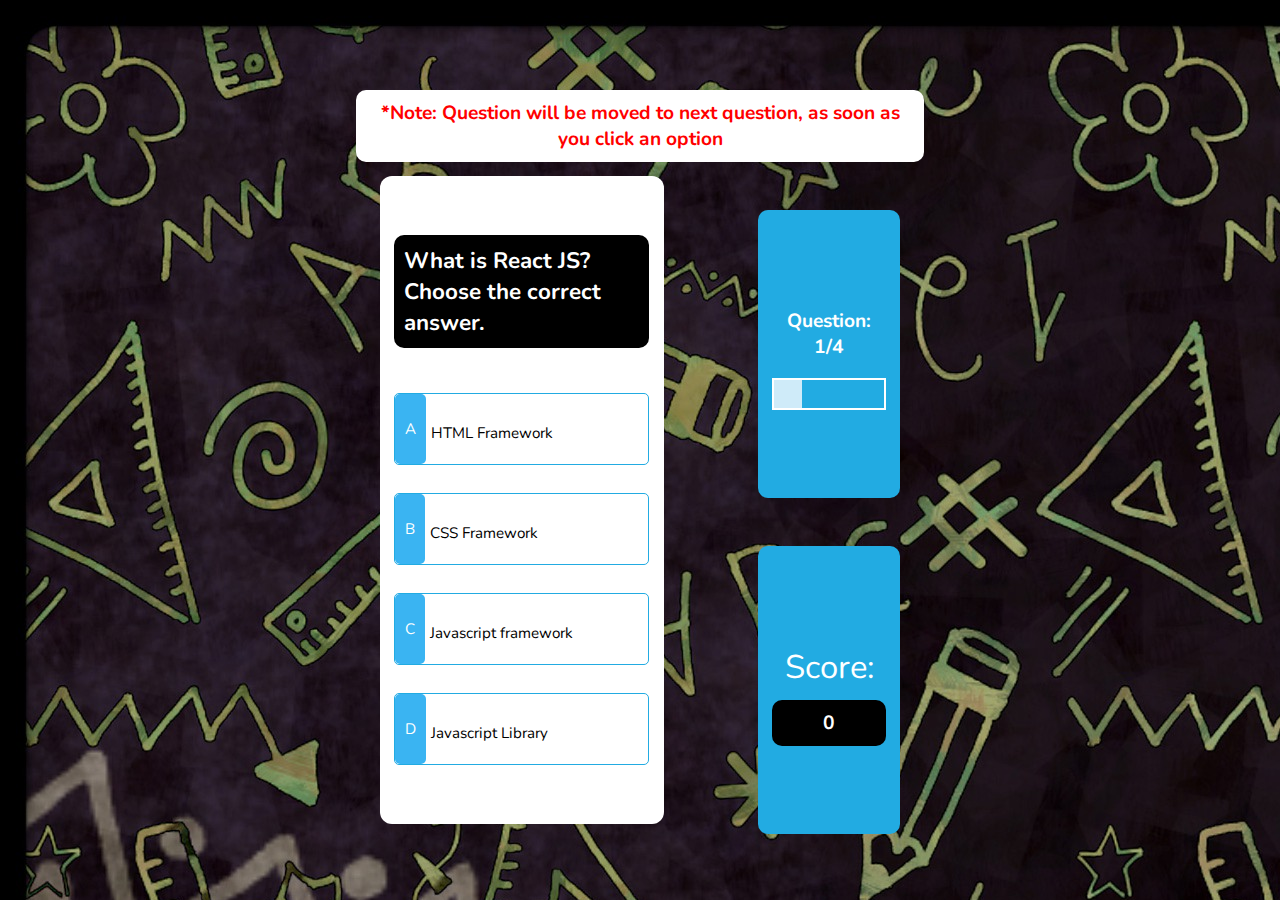
<file: game.html>
<!DOCTYPE html>
<html lang="en">
  <head>
    <meta charset="utf-8" />
    <meta name="viewport" content="width=device-width, initial-scale=1" />
    <title>Quizzer</title>
    <link
      href="https://cdn.jsdelivr.net/npm/bootstrap@5.2.0-beta1/dist/css/bootstrap.min.css"
      rel="stylesheet"
      integrity="sha384-0evHe/X+R7YkIZDRvuzKMRqM+OrBnVFBL6DOitfPri4tjfHxaWutUpFmBp4vmVor"
      crossorigin="anonymous"
    />
    <link rel="stylesheet" href="./css/game.css" />

      <!-- favicon -->
  <link rel="apple-touch-icon" sizes="180x180" href="./img/apple-touch-icon.png">
  <link rel="icon" type="image/png" sizes="32x32" href="./img/favicon-32x32.png">
  <link rel="icon" type="image/png" sizes="16x16" href="./img/favicon-16x16.png">
  <link rel="manifest" href="./img/site.webmanifest">
  </head>
  <body  id="stop-scrolling">
    <div class="outerContainer">
      <!-- <div class="preloader"></div> -->
    <div class="container" id = "gameContainer">
      <!-- <h1 class="Heading">Quiz App!</h1> -->
      <h1 class="warning" style="color:red;background-color: white;;">*Note: Question will be moved to next question, as soon as you click an option</h1>
      <div class="quizContainer">
        <div class="leftSide">

          <h2 id="question">What is HTML?</h2>
          <div class="options">
            <div class="choice-Container bbBox">
              <p class="choice-prefix">A</p>
              <p class="choice-text" data-number="1">Option1</p>
            </div>
            <div class="choice-Container bbBox">
              <p class="choice-prefix">B</p>
              <p class="choice-text" data-number="2">Option2</p>
            </div>
            <div class="choice-Container bbBox">
              <p class="choice-prefix">C</p>
              <p class="choice-text" data-number="3">Option3</p>
            </div>
            <div class="choice-Container bbBox">
              <p class="choice-prefix">D</p>
              <p class="choice-text" data-number="4">Option4</p>
            </div>
          </div>
        </div>

        <div id="hud"  class="bbBox">
          <div id="hud-item"  class="bbBoxLeft">
            <h1 class="hudMainText" id = "questionCounter">.</h1>
            <div id="progressBar">
              <div id="progressBarFull"></div>
            </div>
           
          </div>
          <div id="hud-item"  class="bbBoxRight" >
            <p class="hudPrefix">Score:</p>
            <h1 class="hudMainTextScore" id = "score">0</h1>
          </div>
        </div>

        
      </div>
      <div class="buttons">
        <!-- <button type="button" id="prev" class="btn btn-primary btn-size">Prev</button>
        <button type="button" id="next" class="btn btn-success btn-size">Next</button>
        <button type="button" id="Danger" class="btn btn-danger btn-sizeSubmit">Submit</button> -->
      </div>
    </div>
  </div>

    <script src="./js/index.js"></script>
    <script src="./js/preLoader.js"></script>
  </body>
</html>
</file>
<file: css/game.css>
@import url('https://fonts.googleapis.com/css2?family=Nunito:wght@600&display=swap');
*{
    margin: 0;padding: 0;box-sizing: border-box;
    font-family: 'Nunito', sans-serif;
}
body{
    background-position: center;
    background-repeat: no-repeat;
}
.outerContainer{
    background: url(../img/bg.jpg);
    width: 100vw;
    height: 100vh;
    display: flex;
    flex-direction: row;
    justify-content: center;
    align-items: center;
}
.bbBox{
  border-radius: 10px;
}
.bbBoxLeft{
 border-radius:10px ;

}
.bbBoxRight{
  border-radius:10px ;

}
/* loader */
.preloader {
  position: absolute;
  top: 0;
  left: 0;
  bottom:0;
  right:0;
  width: 100%;
  height: 100vh;
  z-index: 99999999;
  background-image: url('../img/preloader.gif'); /* your icon gif file path */
  background-repeat: no-repeat;
  background-color: #FFF;
  background-position: center;
  }
  
  #stop-scrolling {
    height: 100% !important;
    overflow: hidden !important;
    }
.container{
    height: 80%;
}
.container h1{
  font-size: 120%;;
  text-align: center;
  width:80%;
  /* margin: auto; */
}
.warning{
  font-size: 120%;;
  text-align: center;
  width:80%;
  margin: auto;
}
#hud{
    display: flex;
    flex-direction: column;
    justify-content: space-evenly;
    /* background-color: #3AB4F2 !important; */
    width: 20%;
}
#hud-item{
    display: flex;
    flex-direction: column;
    background-color: #22ABE2;
    width: 100%;
    justify-content: center;
    height: 40%;
    align-items: center;
}
.hudPrefix, .hudMainText{
    background-color: transparent !important;
    /* width: 50%; */
}
#progressBar{
    margin-top: 5%;;
    width: 80%;
    height: 2rem;
    border: 2px solid white; 
}
#progressBarFull{
    width: 0%;
    height: 100%;
    background-color: #cfebf9;
}
.quizContainer{
  display: flex;
  flex-direction: row;
  justify-content: space-evenly;
  width: 100%;
  height: 100%;
}
.quizContainer h2,h1,.hudPrefix{
    background: black;
    color: white;
    padding: 10px;
    font-size: 205%;
    border-radius: 10px;
}
.leftSide{
  width: 40%;
  height: 90%;
  display: flex;
  flex-direction: column;
  background-color: white;
  justify-content: space-evenly;
  padding: 2%;
  border-radius: 12px;
  margin-top: 2%;
}
#question{
  font-size: 140%;
}
.options{
    display: flex;
    flex-direction: column;
    justify-content: space-between;
    height: 60%;
    background-color: transparent;
    /* background-color: red;; */
}

.choice-Container{
    box-sizing: border-box;
    /* border: 2px solid black; */
    display: flex;
    flex-direction: row;
    align-items: center;    
    height: 8.0vh;
    /* height: 100%; */
    justify-content:flex-start;
    /* background: #fff; */
    border:0.5px solid #22ABE2;
    border-radius: 5px;
}
.choice-Container:hover{
    cursor: pointer;
    /* background-color: #3AB4F2; */
    box-shadow: 2px;
    /* color: white; */
    border:2px solid #22ABE2;
    border-radius: 10px;
}
.choice-prefix{
    padding:10px;
    /* border: 2px solid yellow; */
    background-color: #3AB4F2;
    color: white;
    height: 100%;
    display: flex;
    align-items: center;
    margin-top: auto;
    border-radius: 5px;
}
.choice-prefix, .choice-text{
    font-size: 95%;;
}
.choice-text{
    margin-left: 5px;
    padding-top: 3%;
    width: 100%;
}
.hudMainTextScore{
  font-size: 40px;
}
.buttons{
    width:40vw;
    margin-top: 2vh;
    display: flex;
    flex-direction: row;
    justify-content: space-between;
}
.btn-size{
    width: 8vw;
    height: 8vh;
    font-size: 90%;
}
.btn-sizeSubmit{
    width:30%;
    height: 8vh;
    font-size: 90%;
}
.correct{
    background-color: #28a745;
    color: white;
}
.incorrect{
    background-color: #dc3545;
    color: white;
}
@media screen and (max-width: 414px){
  .quizContainer{
    display: flex;
    flex-direction: column-reverse;
  }
  .leftSide{
    width:99%;
    height: 60vh;
  }
  #question{
    font-size: 135%;
  }
  .choice-Container{
    height:5vh;
  }
  .choice-prefix, .choice-text{
    font-size: 136%;
  }
  .choice-text{
    margin-left:33px;
  }
  #hud{
    display: flex;
    width: 100%;
    flex-direction:row ;
    height:10vh;
  }#hud-item{
    width: 40%;
    height: 120%;
  }
  .quizContainer h2, h1, .hudPrefix{
    padding: 0;
  }
  #progressBar{
    margin-top: 0;
  }
  .hudPrefix{
    font-size: 130%;
  }
  .hudMainTextScore{
    width: inherit
  }
}
</file>
